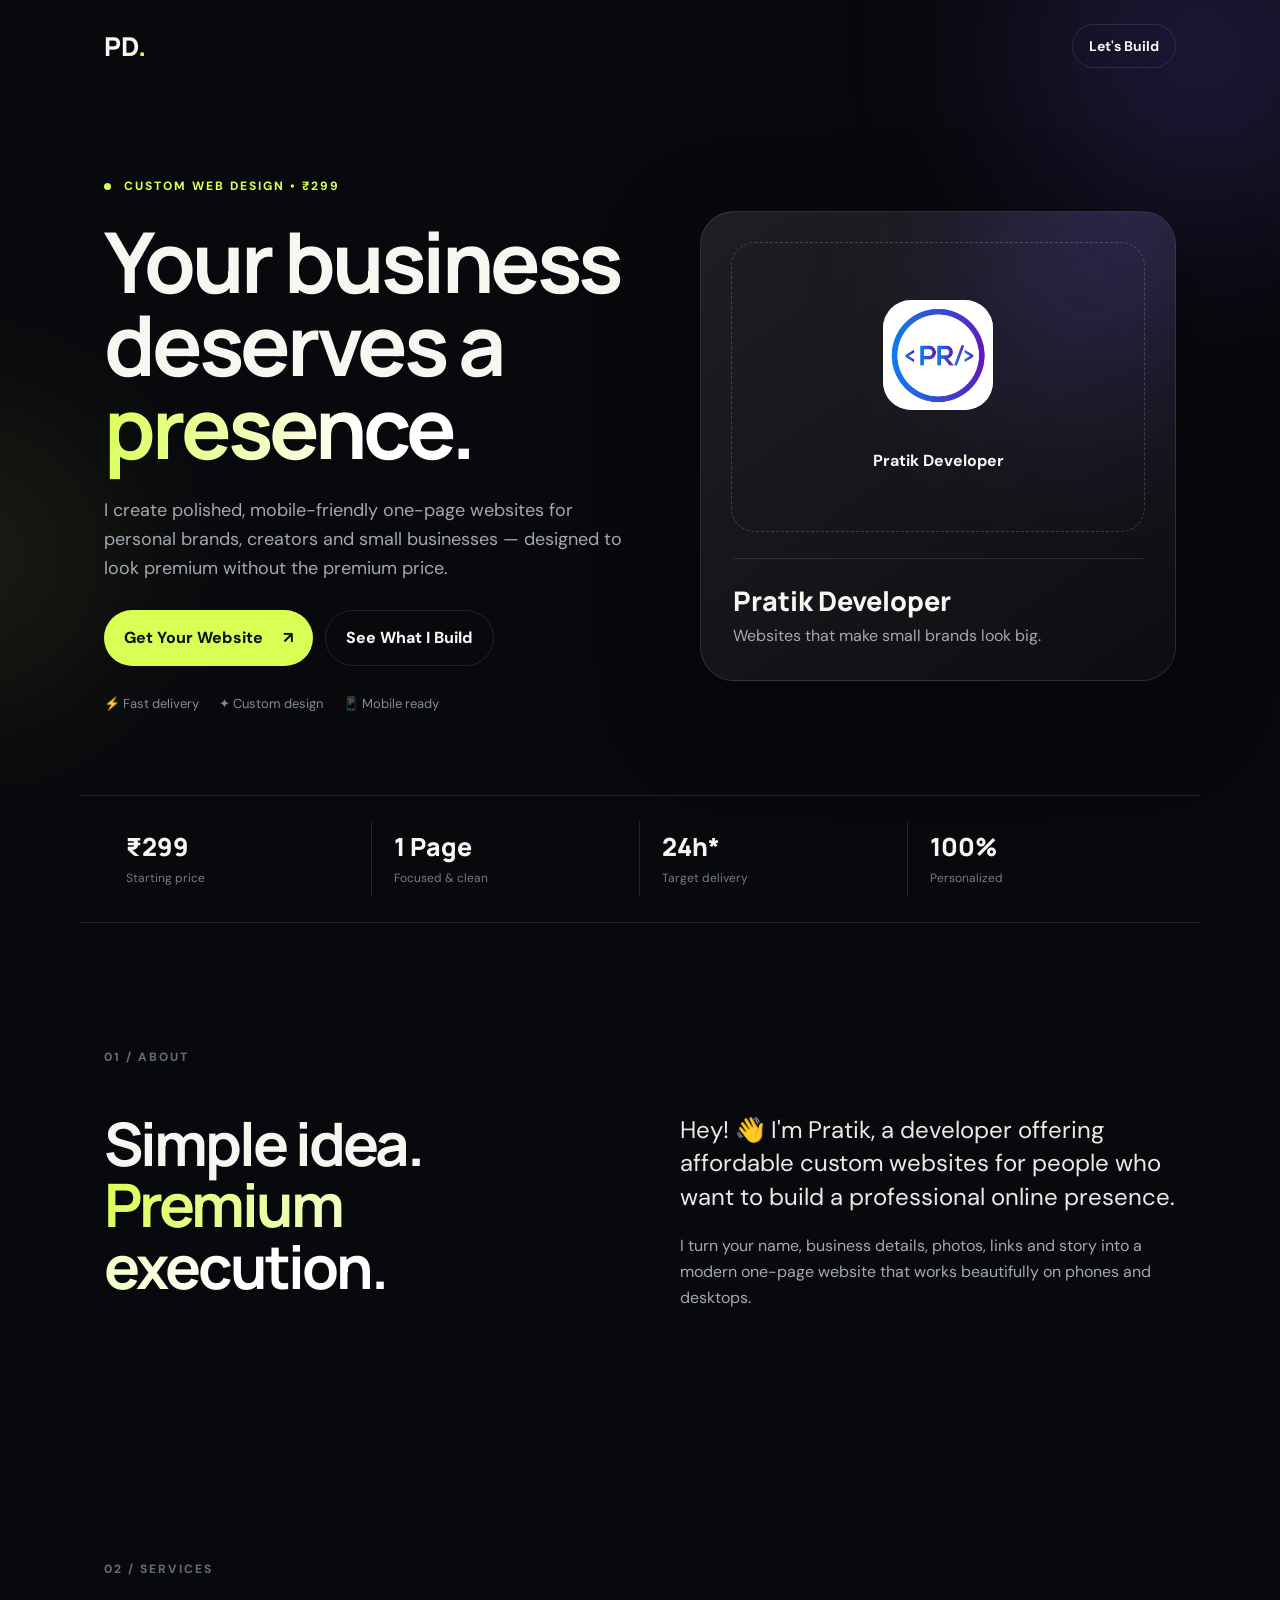
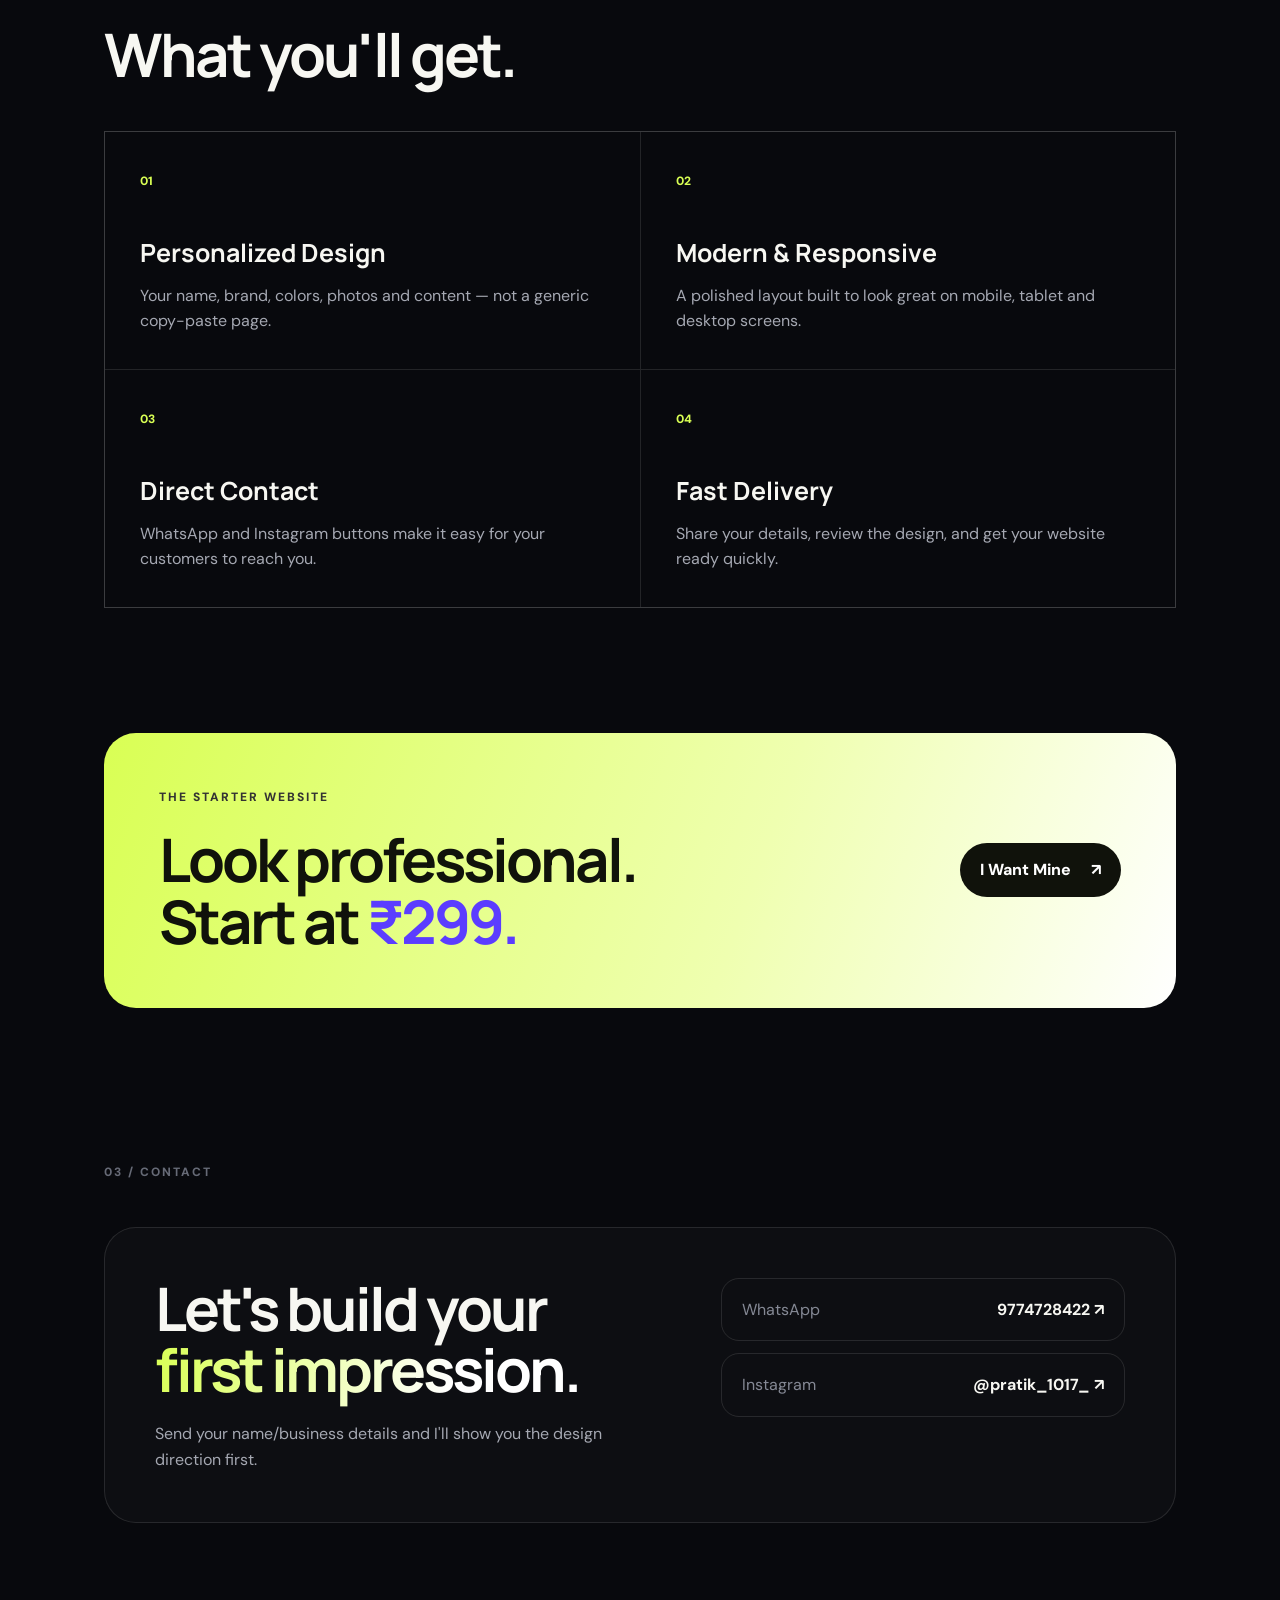
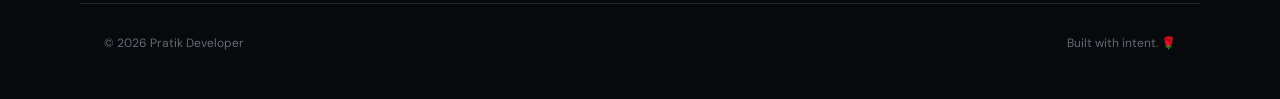
<file: index.html>
<!DOCTYPE html>
<html lang="en">
<head>
<meta charset="UTF-8">
<meta name="viewport" content="width=device-width, initial-scale=1.0">
<meta name="description" content="Pratik Developer — affordable custom one-page websites for personal brands, creators and small businesses.">
<title>Pratik Developer — Custom Websites ₹299</title>
<link rel="stylesheet" href="style.css">
</head>
<body>
<div class="bg-orb orb-one"></div><div class="bg-orb orb-two"></div>

<header class="nav">
  <a class="brand" href="#home">PD<span>.</span></a>
  <a class="nav-cta" href="#contact">Let's Build</a>
</header>

<main>
<section class="hero" id="home">
  <div class="hero-copy reveal">
    <p class="eyebrow"><span></span> CUSTOM WEB DESIGN • ₹299</p>
    <h1>Your business<br>deserves a <em>presence.</em></h1>
    <p class="lead">I create polished, mobile-friendly one-page websites for personal brands, creators and small businesses — designed to look premium without the premium price.</p>
    <div class="actions">
      <a class="btn primary" href="#contact">Get Your Website <span>↗</span></a>
      <a class="btn ghost" href="#services">See What I Build</a>
    </div>
    <div class="trust"><span>⚡ Fast delivery</span><span>✦ Custom design</span><span>📱 Mobile ready</span></div>
  </div>

  <div class="hero-card reveal">
    <div class="card-glow"></div>
    <div class="logo-placeholder">
      <div class="logo-mark">
  <img src="logo.jpg" alt="Pratik Developer logo">
</div>
     
      <p>Pratik Developer</p>
     
    </div>
    <div class="mini-line"></div>
    <div class="preview-name">Pratik Developer</div>
    <div class="preview-role">Websites that make small brands look big.</div>
  </div>
</section>

<section class="stats reveal">
  <div><strong>₹299</strong><span>Starting price</span></div>
  <div><strong>1 Page</strong><span>Focused & clean</span></div>
  <div><strong>24h*</strong><span>Target delivery</span></div>
  <div><strong>100%</strong><span>Personalized</span></div>
</section>

<section class="section" id="about">
  <div class="section-tag">01 / ABOUT</div>
  <div class="two-col">
    <h2>Simple idea.<br><em>Premium execution.</em></h2>
    <div>
      <p class="big-text">Hey! 👋 I'm Pratik, a developer offering affordable custom websites for people who want to build a professional online presence.</p>
      <p>I turn your name, business details, photos, links and story into a modern one-page website that works beautifully on phones and desktops.</p>
    </div>
  </div>
</section>

<section class="section" id="services">
  <div class="section-tag">02 / SERVICES</div>
  <h2>What you'll get.</h2>
  <div class="service-grid">
    <article class="service reveal"><span>01</span><h3>Personalized Design</h3><p>Your name, brand, colors, photos and content — not a generic copy-paste page.</p></article>
    <article class="service reveal"><span>02</span><h3>Modern & Responsive</h3><p>A polished layout built to look great on mobile, tablet and desktop screens.</p></article>
    <article class="service reveal"><span>03</span><h3>Direct Contact</h3><p>WhatsApp and Instagram buttons make it easy for your customers to reach you.</p></article>
    <article class="service reveal"><span>04</span><h3>Fast Delivery</h3><p>Share your details, review the design, and get your website ready quickly.</p></article>
  </div>
</section>

<section class="offer reveal">
  <div><p class="eyebrow">THE STARTER WEBSITE</p><h2>Look professional.<br>Start at <em>₹299.</em></h2></div>
  <a class="btn light" href="#contact">I Want Mine <span>↗</span></a>
</section>

<section class="section contact" id="contact">
  <div class="section-tag">03 / CONTACT</div>
  <div class="contact-box">
    <div>
      <h2>Let's build your<br><em>first impression.</em></h2>
      <p>Send your name/business details and I'll show you the design direction first.</p>
    </div>
    <div class="contact-actions">
      <a class="contact-link" href="https://wa.me/919774728422" target="_blank" rel="noopener"><span>WhatsApp</span><b>9774728422 ↗</b></a>
      <a class="contact-link" href="https://instagram.com/pratik_1017_" target="_blank" rel="noopener"><span>Instagram</span><b>@pratik_1017_ ↗</b></a>
    </div>
  </div>
</section>
</main>

<footer><span>© <span id="year"></span> Pratik Developer</span><span>Built with intent. 🌹</span></footer>
<script src="script.js"></script>
</body>
</html>
</file>
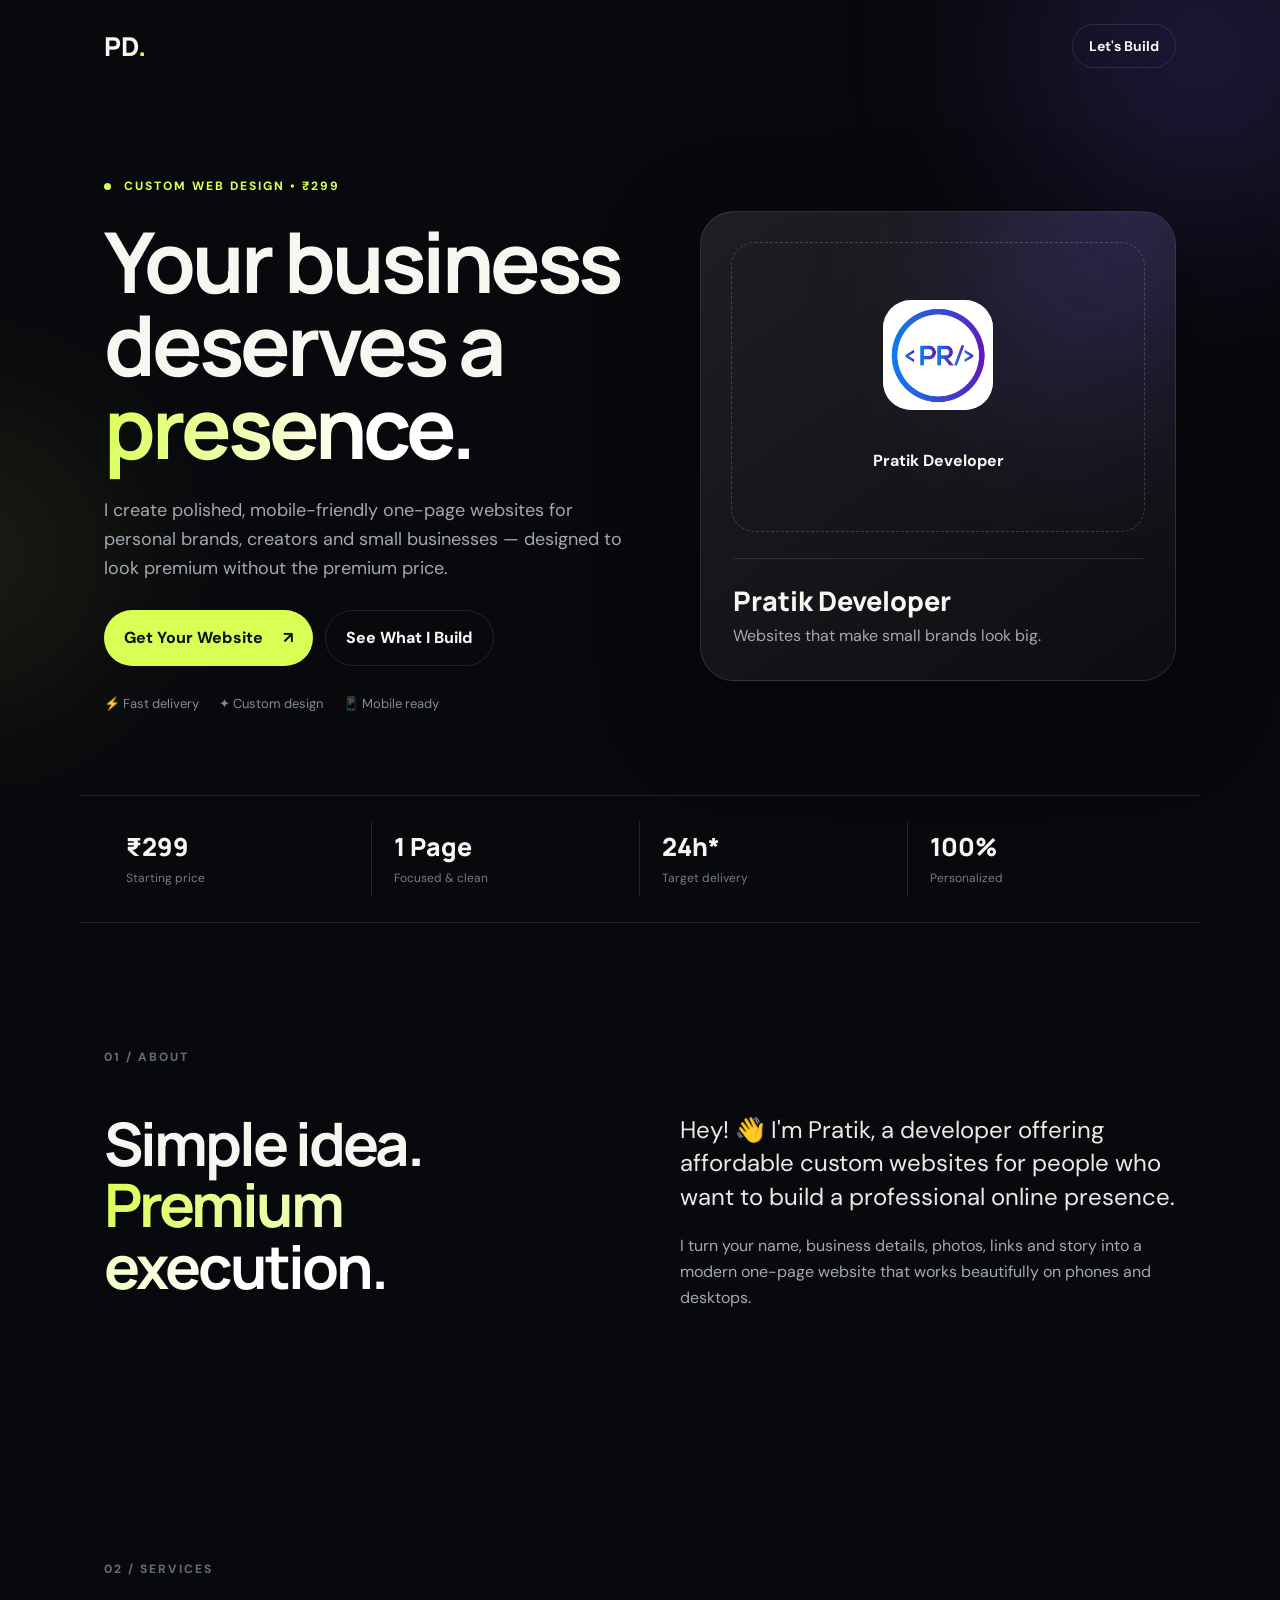
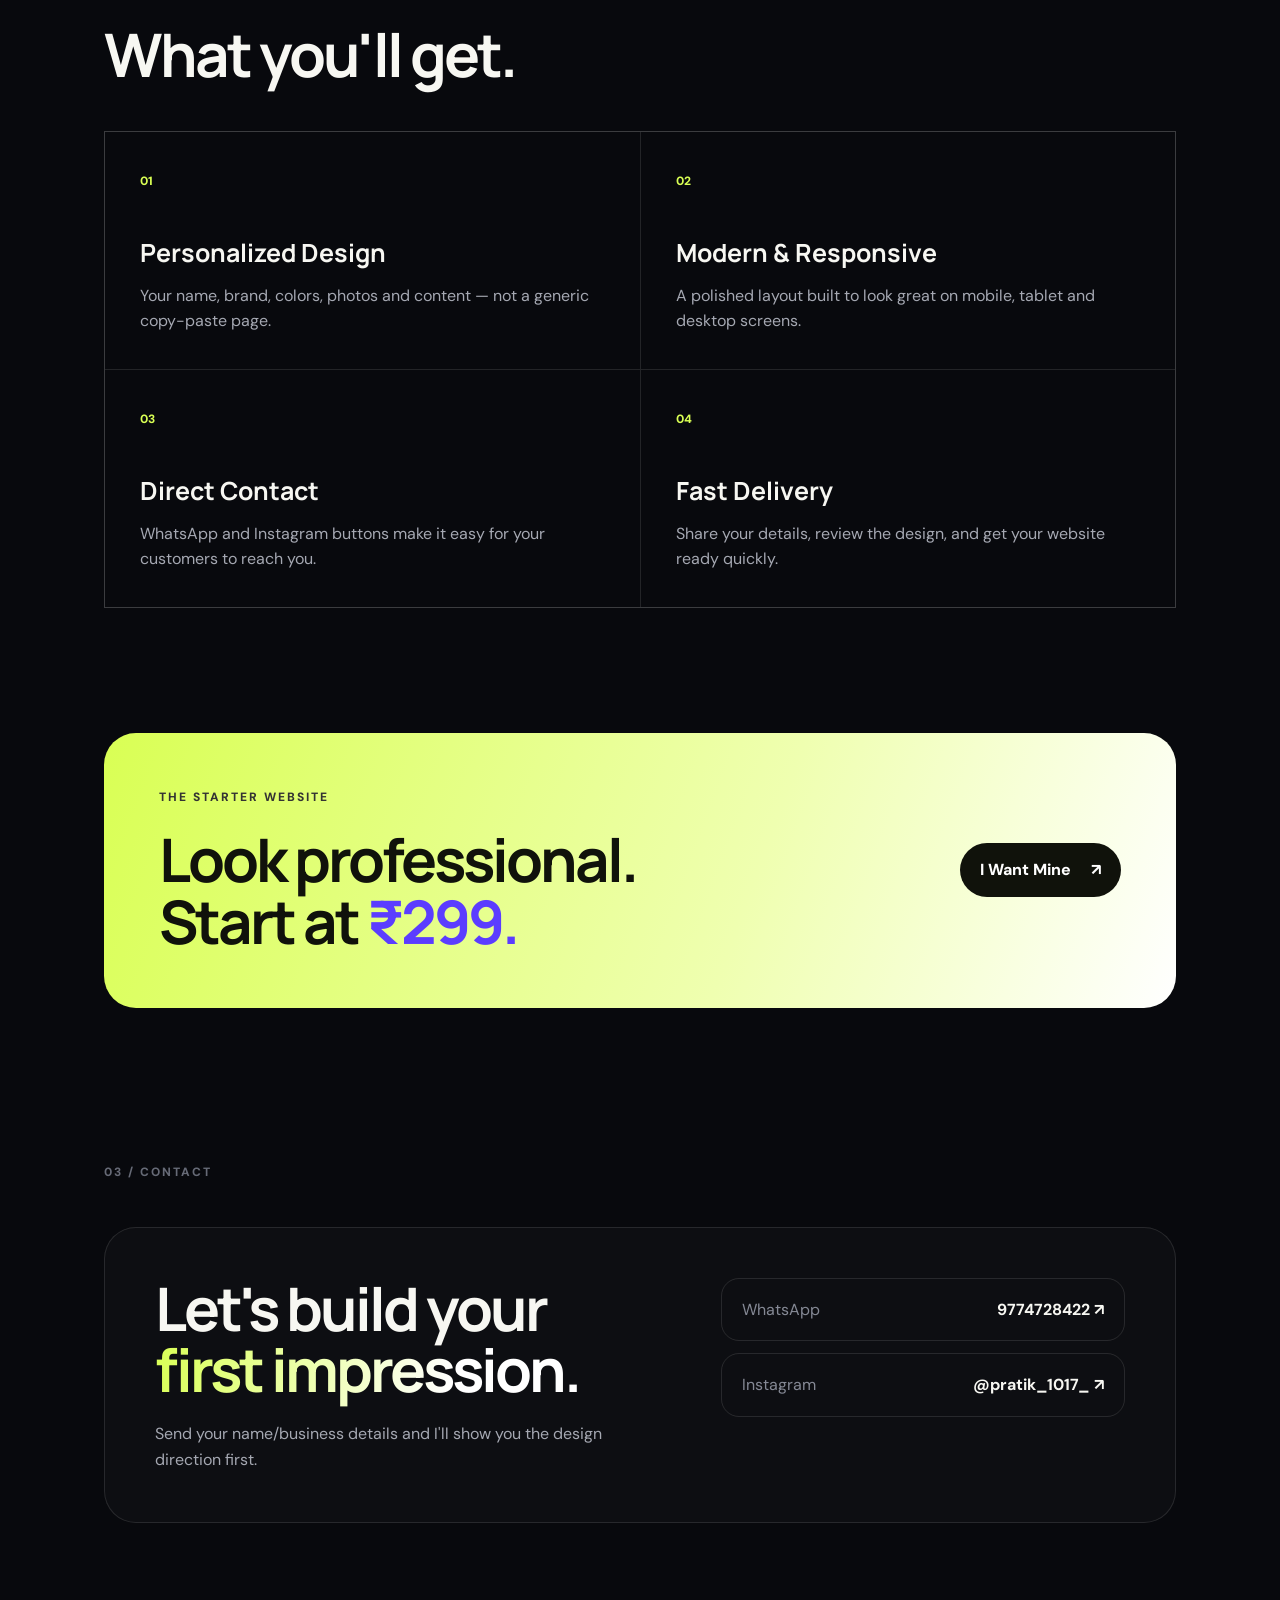
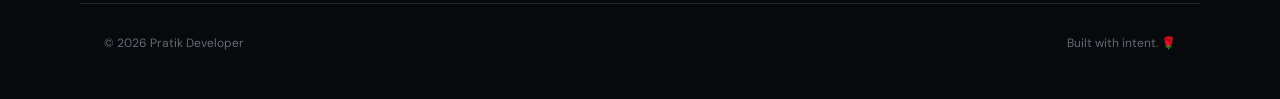
<file: index (22).html>
<!DOCTYPE html>
<html lang="en">
<head>
<meta charset="UTF-8">
<meta name="viewport" content="width=device-width, initial-scale=1.0">
<meta name="description" content="Pratik Developer — affordable custom one-page websites for personal brands, creators and small businesses.">
<title>Pratik Developer — Custom Websites ₹299</title>
<link rel="stylesheet" href="style.css">
</head>
<body>
<div class="bg-orb orb-one"></div><div class="bg-orb orb-two"></div>

<header class="nav">
  <a class="brand" href="#home">PD<span>.</span></a>
  <a class="nav-cta" href="#contact">Let's Build</a>
</header>

<main>
<section class="hero" id="home">
  <div class="hero-copy reveal">
    <p class="eyebrow"><span></span> CUSTOM WEB DESIGN • ₹299</p>
    <h1>Your business<br>deserves a <em>presence.</em></h1>
    <p class="lead">I create polished, mobile-friendly one-page websites for personal brands, creators and small businesses — designed to look premium without the premium price.</p>
    <div class="actions">
      <a class="btn primary" href="#contact">Get Your Website <span>↗</span></a>
      <a class="btn ghost" href="#services">See What I Build</a>
    </div>
    <div class="trust"><span>⚡ Fast delivery</span><span>✦ Custom design</span><span>📱 Mobile ready</span></div>
  </div>

  <div class="hero-card reveal">
    <div class="card-glow"></div>
    <div class="logo-placeholder">
      <div class="logo-mark">
  <img src="logo.jpg" alt="Pratik Developer logo">
</div>
     
      <p>Pratik Developer</p>
     
    </div>
    <div class="mini-line"></div>
    <div class="preview-name">Pratik Developer</div>
    <div class="preview-role">Websites that make small brands look big.</div>
  </div>
</section>

<section class="stats reveal">
  <div><strong>₹299</strong><span>Starting price</span></div>
  <div><strong>1 Page</strong><span>Focused & clean</span></div>
  <div><strong>24h*</strong><span>Target delivery</span></div>
  <div><strong>100%</strong><span>Personalized</span></div>
</section>

<section class="section" id="about">
  <div class="section-tag">01 / ABOUT</div>
  <div class="two-col">
    <h2>Simple idea.<br><em>Premium execution.</em></h2>
    <div>
      <p class="big-text">Hey! 👋 I'm Pratik, a developer offering affordable custom websites for people who want to build a professional online presence.</p>
      <p>I turn your name, business details, photos, links and story into a modern one-page website that works beautifully on phones and desktops.</p>
    </div>
  </div>
</section>

<section class="section" id="services">
  <div class="section-tag">02 / SERVICES</div>
  <h2>What you'll get.</h2>
  <div class="service-grid">
    <article class="service reveal"><span>01</span><h3>Personalized Design</h3><p>Your name, brand, colors, photos and content — not a generic copy-paste page.</p></article>
    <article class="service reveal"><span>02</span><h3>Modern & Responsive</h3><p>A polished layout built to look great on mobile, tablet and desktop screens.</p></article>
    <article class="service reveal"><span>03</span><h3>Direct Contact</h3><p>WhatsApp and Instagram buttons make it easy for your customers to reach you.</p></article>
    <article class="service reveal"><span>04</span><h3>Fast Delivery</h3><p>Share your details, review the design, and get your website ready quickly.</p></article>
  </div>
</section>

<section class="offer reveal">
  <div><p class="eyebrow">THE STARTER WEBSITE</p><h2>Look professional.<br>Start at <em>₹299.</em></h2></div>
  <a class="btn light" href="#contact">I Want Mine <span>↗</span></a>
</section>

<section class="section contact" id="contact">
  <div class="section-tag">03 / CONTACT</div>
  <div class="contact-box">
    <div>
      <h2>Let's build your<br><em>first impression.</em></h2>
      <p>Send your name/business details and I'll show you the design direction first.</p>
    </div>
    <div class="contact-actions">
      <a class="contact-link" href="https://wa.me/919774728422" target="_blank" rel="noopener"><span>WhatsApp</span><b>9774728422 ↗</b></a>
      <a class="contact-link" href="https://instagram.com/pratik_1017_" target="_blank" rel="noopener"><span>Instagram</span><b>@pratik_1017_ ↗</b></a>
    </div>
  </div>
</section>
</main>

<footer><span>© <span id="year"></span> Pratik Developer</span><span>Built with intent. 🌹</span></footer>
<script src="script.js"></script>
</body>
</html>
</file>
<file: style.css>
@import url('https://fonts.googleapis.com/css2?family=DM+Sans:wght@400;500;600;700&family=Manrope:wght@500;600;700;800&display=swap');
:root{--bg:#08090d;--text:#f7f7f2;--muted:#a5a8b2;--line:rgba(255,255,255,.11);--accent:#d9ff54;--accent2:#8c5cff;--max:1120px}
*{box-sizing:border-box;margin:0;padding:0}html{scroll-behavior:smooth}
body{font-family:"DM Sans",sans-serif;background:var(--bg);color:var(--text);line-height:1.6;overflow-x:hidden}
body:before{content:"";position:fixed;inset:0;pointer-events:none;opacity:.35;background-image:radial-gradient(rgba(255,255,255,.12) .6px,transparent .6px);background-size:6px 6px}
a{color:inherit;text-decoration:none}.bg-orb{position:fixed;border-radius:50%;filter:blur(90px);pointer-events:none;z-index:-1}.orb-one{width:360px;height:360px;background:rgba(140,92,255,.16);top:-130px;right:-100px}.orb-two{width:300px;height:300px;background:rgba(217,255,84,.09);top:45%;left:-180px}
.nav{max-width:var(--max);margin:auto;padding:24px;display:flex;justify-content:space-between;align-items:center}.brand{font:800 26px Manrope,sans-serif}.brand span{color:var(--accent)}.nav-cta{font-weight:700;font-size:14px;border:1px solid var(--line);padding:10px 16px;border-radius:999px;transition:.25s}.nav-cta:hover{background:#fff;color:#08090d}
.hero{max-width:var(--max);min-height:700px;margin:auto;padding:85px 24px 80px;display:grid;grid-template-columns:1.05fr .95fr;gap:70px;align-items:center}
.eyebrow{font-size:12px;font-weight:800;letter-spacing:2px;color:var(--accent);margin-bottom:22px}.eyebrow span{display:inline-block;width:7px;height:7px;background:var(--accent);border-radius:50%;margin-right:8px}
h1,h2,h3,.preview-name{font-family:Manrope,sans-serif}h1{font-size:clamp(48px,7vw,84px);line-height:.99;letter-spacing:-4px}h1 em,h2 em{font-style:normal;color:transparent;background:linear-gradient(100deg,var(--accent),#fff 70%);-webkit-background-clip:text;background-clip:text}
.lead{max-width:610px;color:var(--muted);font-size:18px;margin:28px 0}.actions{display:flex;gap:12px;flex-wrap:wrap}.btn{display:inline-flex;align-items:center;gap:20px;border-radius:999px;padding:14px 20px;font-weight:800;transition:.25s}.primary{background:var(--accent);color:#10120b}.ghost{border:1px solid var(--line)}.ghost:hover{background:#fff;color:#08090d}.trust{display:flex;gap:20px;flex-wrap:wrap;margin-top:28px;color:#858995;font-size:13px}
.hero-card{min-height:470px;border:1px solid var(--line);border-radius:34px;background:linear-gradient(145deg,rgba(255,255,255,.09),rgba(255,255,255,.025));position:relative;overflow:hidden;padding:32px;display:flex;flex-direction:column;justify-content:flex-end;box-shadow:0 30px 100px rgba(0,0,0,.35);transform:rotate(1deg)}.card-glow{position:absolute;width:250px;height:250px;border-radius:50%;background:var(--accent2);filter:blur(90px);opacity:.22;top:-60px;right:-40px}.logo-placeholder{position:absolute;inset:30px 30px auto;height:290px;border:1px dashed rgba(255,255,255,.18);border-radius:24px;display:flex;flex-direction:column;align-items:center;justify-content:center}.logo-mark{width:78px;height:78px;border-radius:24px;display:grid;place-items:center;background:linear-gradient(135deg,var(--accent2),#b99cff);font:800 25px Manrope}.logo-placeholder p{margin-top:18px;font-weight:700}.logo-placeholder small{color:#777b87}.mini-line{height:1px;background:var(--line);margin-bottom:20px}.preview-name{font-size:27px;font-weight:800}.preview-role{color:var(--muted)}
.stats{max-width:var(--max);margin:0 auto;padding:25px 24px;border-top:1px solid var(--line);border-bottom:1px solid var(--line);display:grid;grid-template-columns:repeat(4,1fr)}.stats div{padding:8px 22px;border-right:1px solid var(--line)}.stats div:last-child{border:0}.stats strong{display:block;font:800 25px Manrope}.stats span{color:#777b87;font-size:12px}
.section{max-width:var(--max);margin:auto;padding:125px 24px}.section-tag{color:#666a76;font-size:12px;font-weight:800;letter-spacing:2px;margin-bottom:45px}.two-col{display:grid;grid-template-columns:1fr 1fr;gap:80px}h2{font-size:clamp(36px,5vw,60px);line-height:1.03;letter-spacing:-3px}.big-text{font-size:24px;line-height:1.4;color:#e9e9e5;margin-bottom:20px}.two-col p:not(.big-text){color:var(--muted)}
.service-grid{display:grid;grid-template-columns:repeat(2,1fr);gap:1px;background:var(--line);margin-top:45px;border:1px solid var(--line)}.service{background:var(--bg);padding:35px;min-height:230px;transition:.3s}.service:hover{background:#10121a}.service span{color:var(--accent);font-size:12px;font-weight:800}.service h3{font-size:25px;margin:40px 0 10px}.service p{color:var(--muted)}
.offer{max-width:1072px;margin:0 auto 30px;padding:55px;border-radius:32px;background:linear-gradient(110deg,#d9ff54,#efffb0 60%,#fff);color:#10120b;display:flex;align-items:center;justify-content:space-between;gap:30px}.offer .eyebrow{color:#333}.offer h2 em{color:#5b3dff;background:none}.light{background:#10120b;color:white}
.contact{padding-bottom:80px}.contact-box{border:1px solid var(--line);border-radius:32px;padding:50px;display:grid;grid-template-columns:1fr .8fr;gap:60px;background:rgba(255,255,255,.025)}.contact-box p{color:var(--muted);margin-top:20px}.contact-actions{display:flex;flex-direction:column;gap:12px}.contact-link{border:1px solid var(--line);border-radius:18px;padding:18px 20px;display:flex;justify-content:space-between;transition:.25s}.contact-link:hover{background:#fff;color:#08090d}.contact-link span{color:#858995}
footer{max-width:var(--max);margin:auto;padding:30px 24px 45px;border-top:1px solid var(--line);display:flex;justify-content:space-between;color:#666a76;font-size:12px}.reveal{opacity:0;transform:translateY(24px);transition:.8s}.reveal.visible{opacity:1;transform:none}
@media(max-width:800px){.hero{grid-template-columns:1fr;gap:45px;padding-top:55px}.hero-card{min-height:410px;transform:none}.stats{grid-template-columns:repeat(2,1fr)}.stats div:nth-child(2){border-right:0}.two-col,.contact-box{grid-template-columns:1fr;gap:35px}.service-grid{grid-template-columns:1fr}.offer{margin:0 24px 20px;padding:35px;flex-direction:column;align-items:flex-start}.section{padding:90px 24px}}
@media(max-width:480px){.nav{padding:18px}.hero{padding-left:18px;padding-right:18px}.hero-card{padding:24px;border-radius:25px}.logo-placeholder{inset:24px 24px auto;height:250px}.trust{gap:10px;flex-direction:column}.stats{margin:0 18px;padding:15px 0}.stats div{padding:12px 14px}.section{padding-left:18px;padding-right:18px}.contact-box{padding:30px 24px}footer{padding-left:18px;padding-right:18px;flex-direction:column;gap:15px}}

.logo-mark {
  width: 110px;
  height: 110px;
  margin: 0 auto 20px;
  border-radius: 28px;
  overflow: hidden;
  display: flex;
  align-items: center;
  justify-content: center;
}

.logo-mark img {
  width: 100%;
  height: 100%;
  object-fit: contain;
  display: block;
}
</file>
